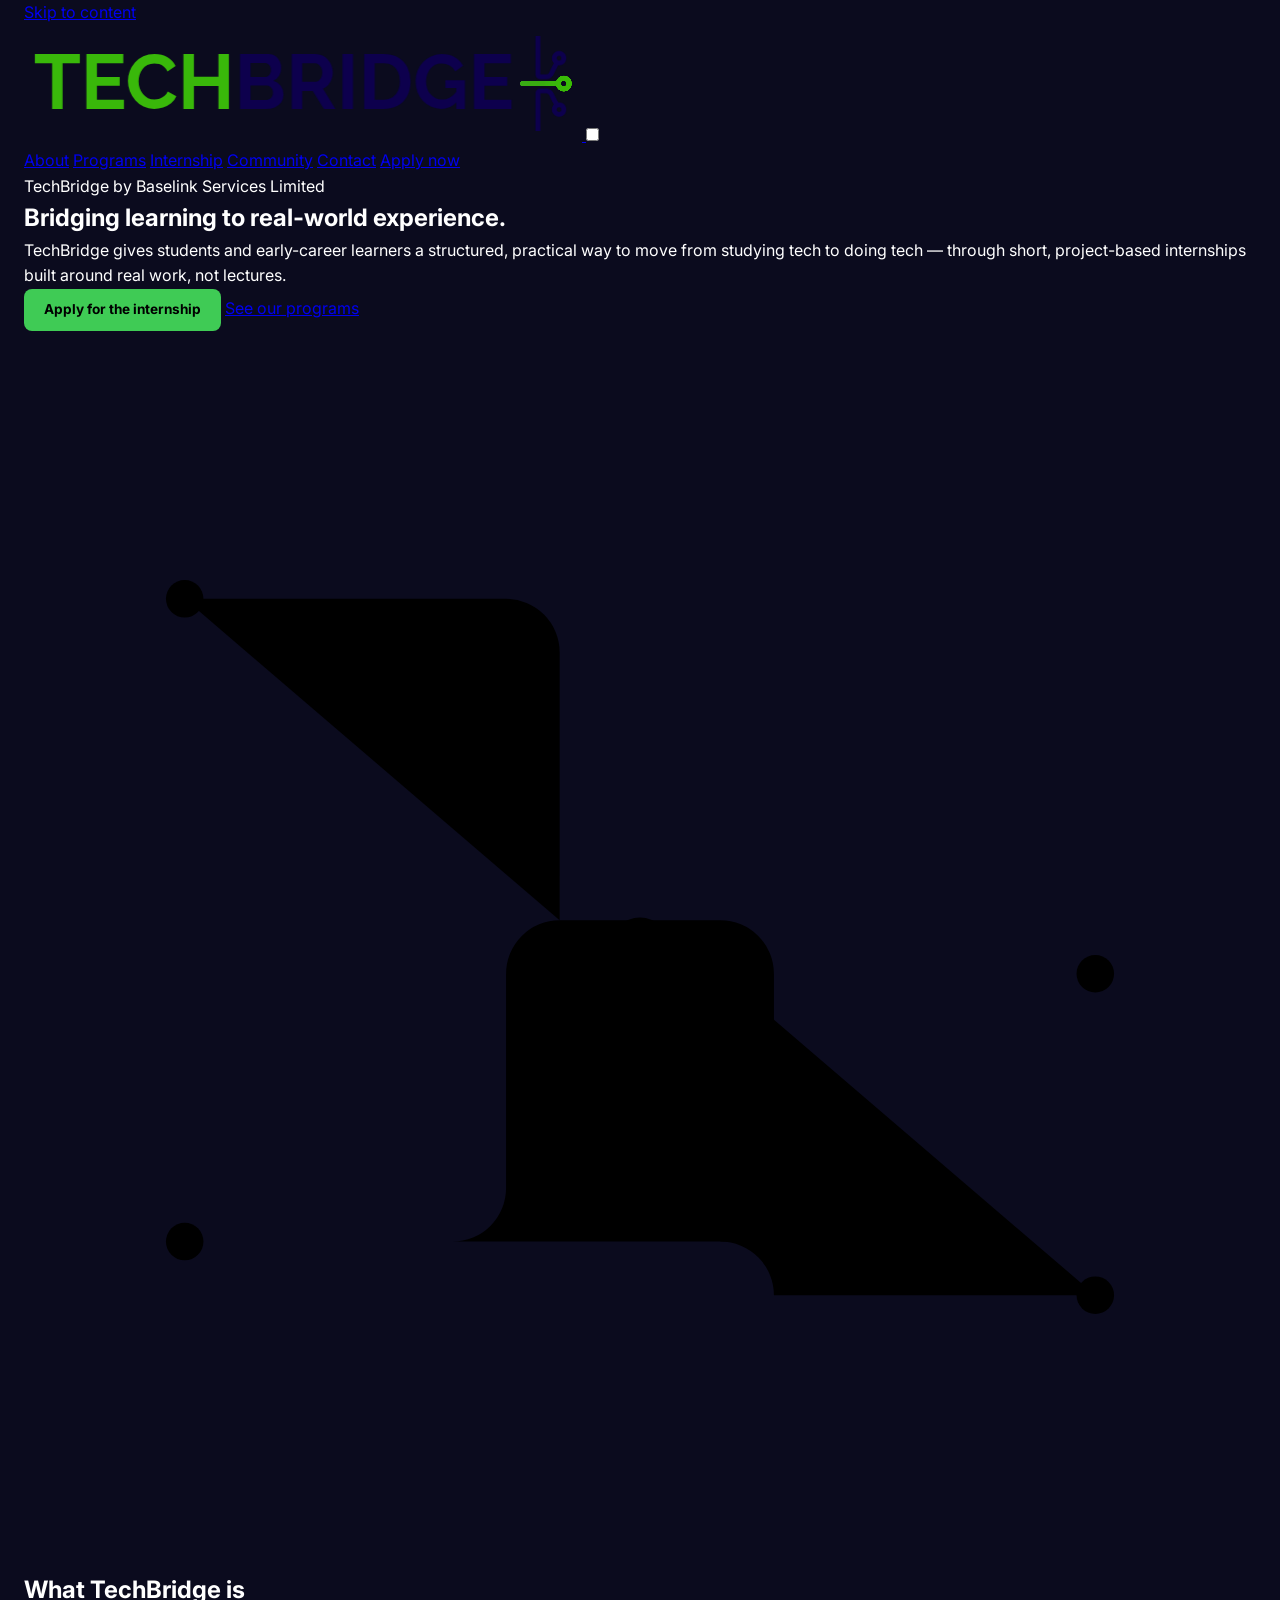
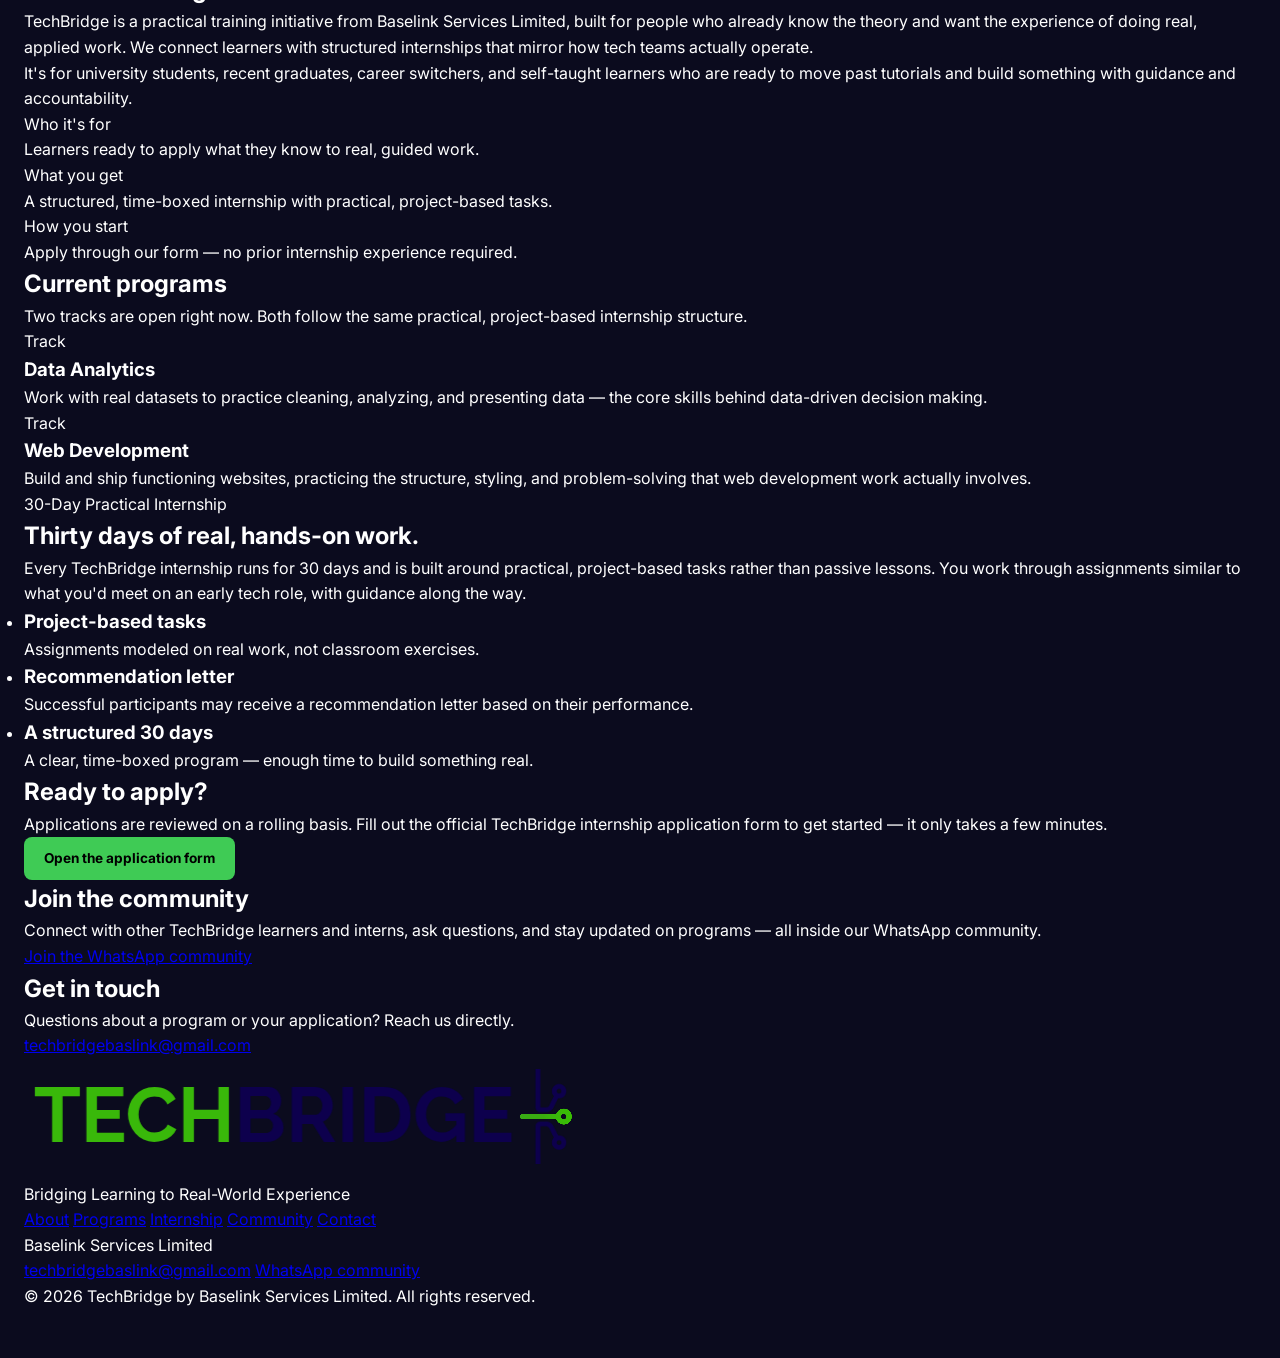
<file: index (2).html>
<!DOCTYPE html>
<html lang="en">
<head>
<meta charset="UTF-8">
<meta name="viewport" content="width=device-width, initial-scale=1.0">
<title>TechBridge — Bridging Learning to Real-World Experience</title>
<meta name="description" content="TechBridge by Baselink Services Limited runs practical, project-based internships in Data Analytics and Web Development.">
<link rel="icon" href="images/techbridge-logo.png">
<link rel="preconnect" href="https://fonts.googleapis.com">
<link rel="preconnect" href="https://fonts.gstatic.com" crossorigin>
<link href="https://fonts.googleapis.com/css2?family=Space+Grotesk:wght@500;600;700&family=Inter:wght@400;500;600;700&display=swap" rel="stylesheet">
<link rel="stylesheet" href="style.css">
</head>
<body>

<a class="skip-link" href="#main">Skip to content</a>

<header class="site-header">
  <div class="wrap header-inner">
    <a href="#top" class="brand">
      <img src="./techbridge-logo-cropped.png"  alt="TechBridge logo" class="brand-mark">
    </a>

    <input type="checkbox" id="nav-toggle" class="nav-toggle-input">
    <label for="nav-toggle" class="nav-toggle" aria-label="Open menu">
      <span></span><span></span><span></span>
    </label>

    <nav class="site-nav" aria-label="Primary">
      <a href="#about">About</a>
      <a href="#programs">Programs</a>
      <a href="#internship">Internship</a>
      <a href="#community">Community</a>
      <a href="#contact">Contact</a>
      <a href="https://forms.gle/8EbdSy5ttGfLZfjv5?utm_source=chatgpt.com" class="nav-cta" target="_blank" rel="noopener">Apply now</a>
    </nav>
  </div>
</header>

<main id="main">

  <!-- HERO -->
  <section class="hero" id="top">
    <div class="wrap hero-inner">
      <div class="hero-copy">
        <p class="eyebrow">TechBridge by Baselink Services Limited</p>
        <h1>Bridging learning to real&#8209;world experience.</h1>
        <p class="hero-lede">TechBridge gives students and early-career learners a structured, practical way to move from studying tech to doing tech — through short, project-based internships built around real work, not lectures.</p>
        <div class="hero-actions">
          <a href="https://forms.gle/8EbdSy5ttGfLZfjv5?utm_source=chatgpt.com" class="btn btn-primary" target="_blank" rel="noopener">Apply for the internship</a>
          <a href="#programs" class="btn btn-ghost">See our programs</a>
        </div>
      </div>

      <div class="hero-art" aria-hidden="true">
        <svg viewBox="0 0 460 460" class="circuit-svg">
          <path class="trace" d="M60 100 H180 A20 20 0 0 1 200 120 V220" />
          <path class="trace" d="M400 360 H280 A20 20 0 0 0 260 340 V240" />
          <path class="trace trace-b" d="M60 340 H160 A20 20 0 0 0 180 320 V240 A20 20 0 0 1 200 220 H260 A20 20 0 0 1 280 240 V320 A20 20 0 0 0 300 340 H400" />
          <circle class="node" cx="60" cy="100" r="7" />
          <circle class="node" cx="400" cy="360" r="7" />
          <circle class="node node-accent" cx="230" cy="230" r="11" />
          <circle class="node" cx="60" cy="340" r="7" />
          <circle class="node" cx="400" cy="240" r="7" />
        </svg>
      </div>
    </div>
  </section>

  <!-- ABOUT -->
  <section class="section" id="about">
    <div class="wrap about-grid">
      <div class="about-text">
        <h2>What TechBridge is</h2>
        <p>TechBridge is a practical training initiative from Baselink Services Limited, built for people who already know the theory and want the experience of doing real, applied work. We connect learners with structured internships that mirror how tech teams actually operate.</p>
        <p>It's for university students, recent graduates, career switchers, and self-taught learners who are ready to move past tutorials and build something with guidance and accountability.</p>
      </div>
      <dl class="about-points">
        <div>
          <dt>Who it's for</dt>
          <dd>Learners ready to apply what they know to real, guided work.</dd>
        </div>
        <div>
          <dt>What you get</dt>
          <dd>A structured, time-boxed internship with practical, project-based tasks.</dd>
        </div>
        <div>
          <dt>How you start</dt>
          <dd>Apply through our form — no prior internship experience required.</dd>
        </div>
      </dl>
    </div>
  </section>

  <!-- PROGRAMS -->
  <section class="section section-alt" id="programs">
    <div class="wrap">
      <h2>Current programs</h2>
      <p class="section-lede">Two tracks are open right now. Both follow the same practical, project-based internship structure.</p>

      <div class="program-grid">
        <article class="program-card">
          <span class="program-index">Track</span>
          <h3>Data Analytics</h3>
          <p>Work with real datasets to practice cleaning, analyzing, and presenting data — the core skills behind data-driven decision making.</p>
        </article>

        <article class="program-card">
          <span class="program-index">Track</span>
          <h3>Web Development</h3>
          <p>Build and ship functioning websites, practicing the structure, styling, and problem-solving that web development work actually involves.</p>
        </article>
      </div>
    </div>
  </section>

  <!-- INTERNSHIP -->
  <section class="section" id="internship">
    <div class="wrap internship-grid">
      <div class="internship-copy">
        <p class="eyebrow">30-Day Practical Internship</p>
        <h2>Thirty days of real, hands-on work.</h2>
        <p>Every TechBridge internship runs for 30 days and is built around practical, project-based tasks rather than passive lessons. You work through assignments similar to what you'd meet on an early tech role, with guidance along the way.</p>
      </div>
      <ul class="benefit-list">
        <li>
          <h3>Project-based tasks</h3>
          <p>Assignments modeled on real work, not classroom exercises.</p>
        </li>
        <li>
          <h3>Recommendation letter</h3>
          <p>Successful participants may receive a recommendation letter based on their performance.</p>
        </li>
        <li>
          <h3>A structured 30 days</h3>
          <p>A clear, time-boxed program — enough time to build something real.</p>
        </li>
      </ul>
    </div>
  </section>

  <!-- APPLICATION -->
  <section class="section section-invert" id="apply">
    <div class="wrap apply-inner">
      <h2>Ready to apply?</h2>
      <p>Applications are reviewed on a rolling basis. Fill out the official TechBridge internship application form to get started — it only takes a few minutes.</p>
      <a href="https://forms.gle/8EbdSy5ttGfLZfjv5?utm_source=chatgpt.com" class="btn btn-primary" target="_blank" rel="noopener">Open the application form</a>
    </div>
  </section>

  <!-- COMMUNITY -->
  <section class="section" id="community">
    <div class="wrap community-inner">
      <div>
        <h2>Join the community</h2>
        <p>Connect with other TechBridge learners and interns, ask questions, and stay updated on programs — all inside our WhatsApp community.</p>
      </div>
      <a href="https://chat.whatsapp.com/FqpBvYS4oaK32cXDxc8JIS?utm_source=chatgpt.com" class="btn btn-outline" target="_blank" rel="noopener">Join the WhatsApp community</a>
    </div>
  </section>

  <!-- CONTACT -->
  <section class="section section-alt" id="contact">
    <div class="wrap contact-inner">
      <h2>Get in touch</h2>
      <p>Questions about a program or your application? Reach us directly.</p>
      <a class="contact-email" href="mailto:techbridgebaslink@gmail.com">techbridgebaslink@gmail.com</a>
    </div>
  </section>

</main>

<footer class="site-footer">
  <div class="wrap footer-inner">
    <div class="footer-brand">
      <img src="./techbridge-logo-cropped.png" alt="TechBridge logo" class="footer-mark">
      <p>Bridging Learning to Real-World Experience</p>
    </div>

    <nav class="footer-nav" aria-label="Footer">
      <a href="#about">About</a>
      <a href="#programs">Programs</a>
      <a href="#internship">Internship</a>
      <a href="#community">Community</a>
      <a href="#contact">Contact</a>
    </nav>

    <div class="footer-contact">
      <p>Baselink Services Limited</p>
      <a href="mailto:techbridgebaslink@gmail.com">techbridgebaslink@gmail.com</a>
      <a href="https://chat.whatsapp.com/FqpBvYS4oaK32cXDxc8JIS?utm_source=chatgpt.com" target="_blank" rel="noopener">WhatsApp community</a>
    </div>
  </div>
  <p class="footer-copy">© 2026 TechBridge by Baselink Services Limited. All rights reserved.</p>
</footer>

</body>
</html>
</file>
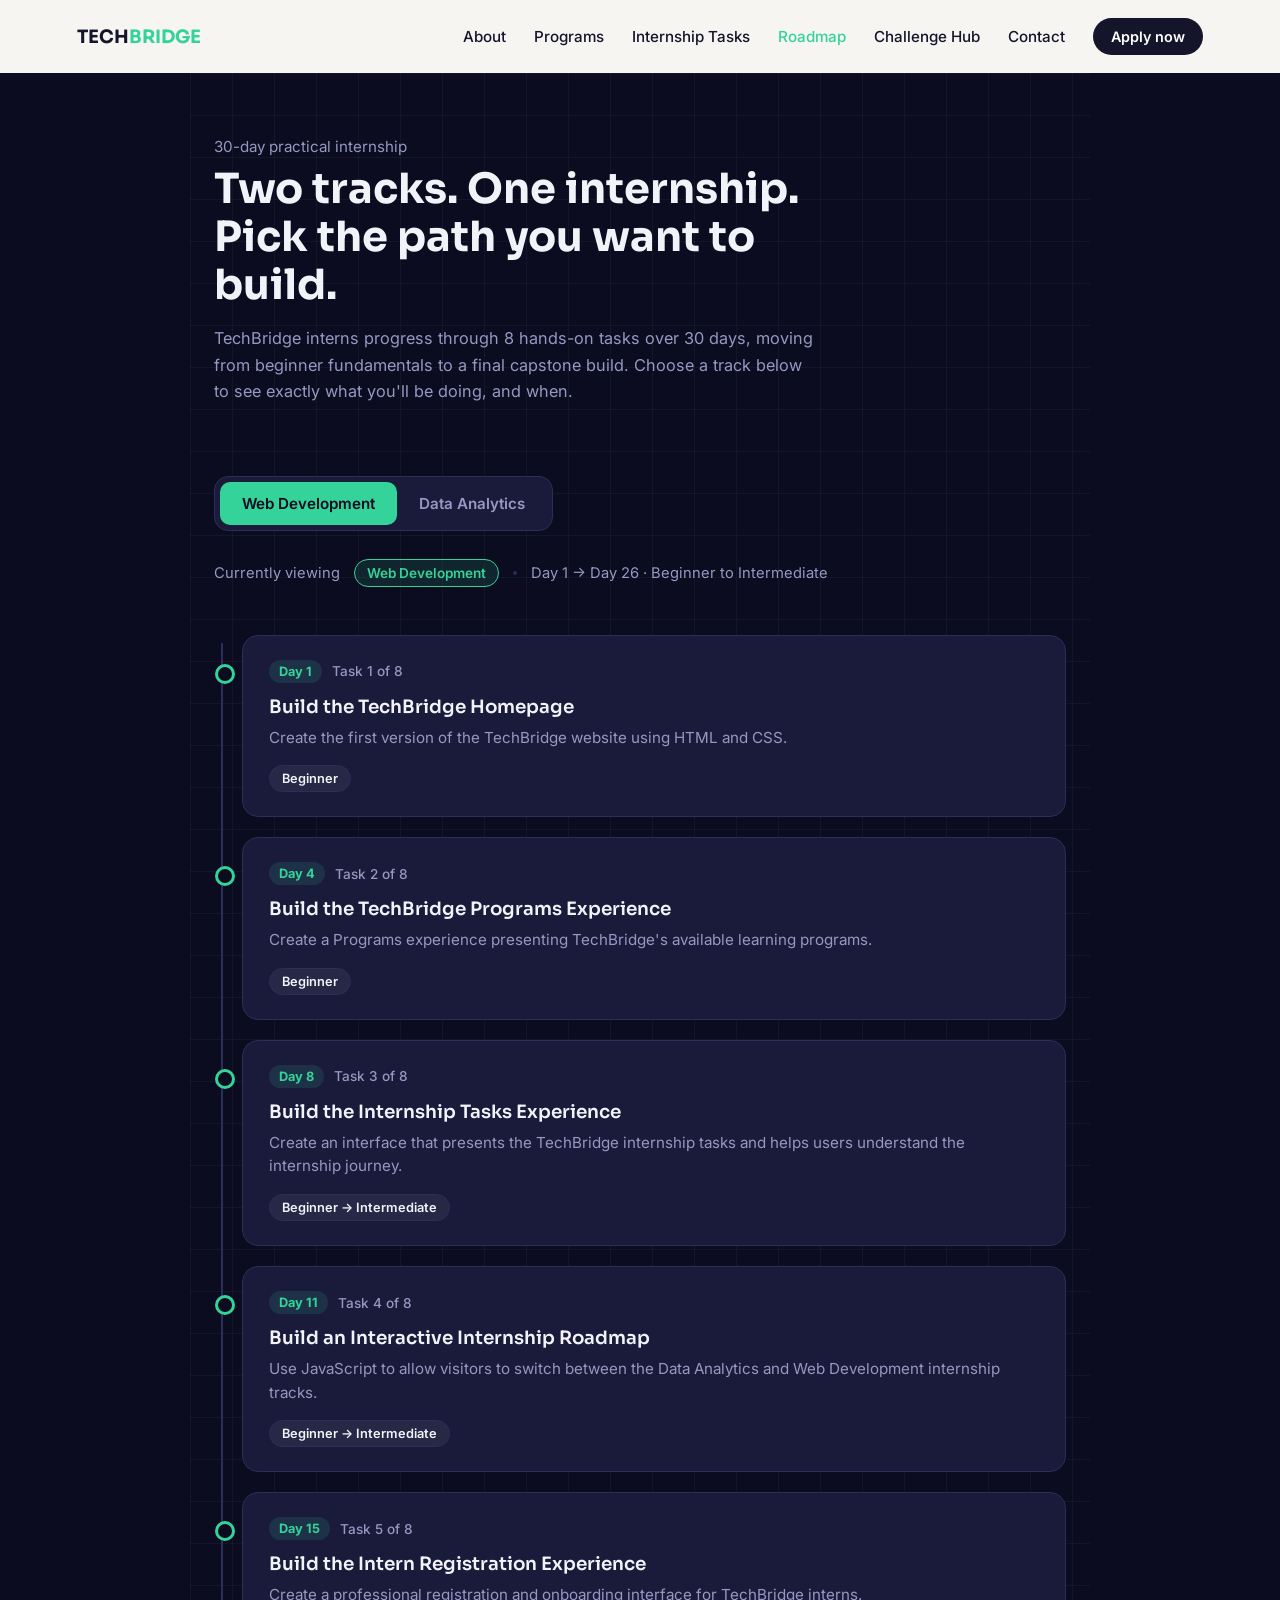
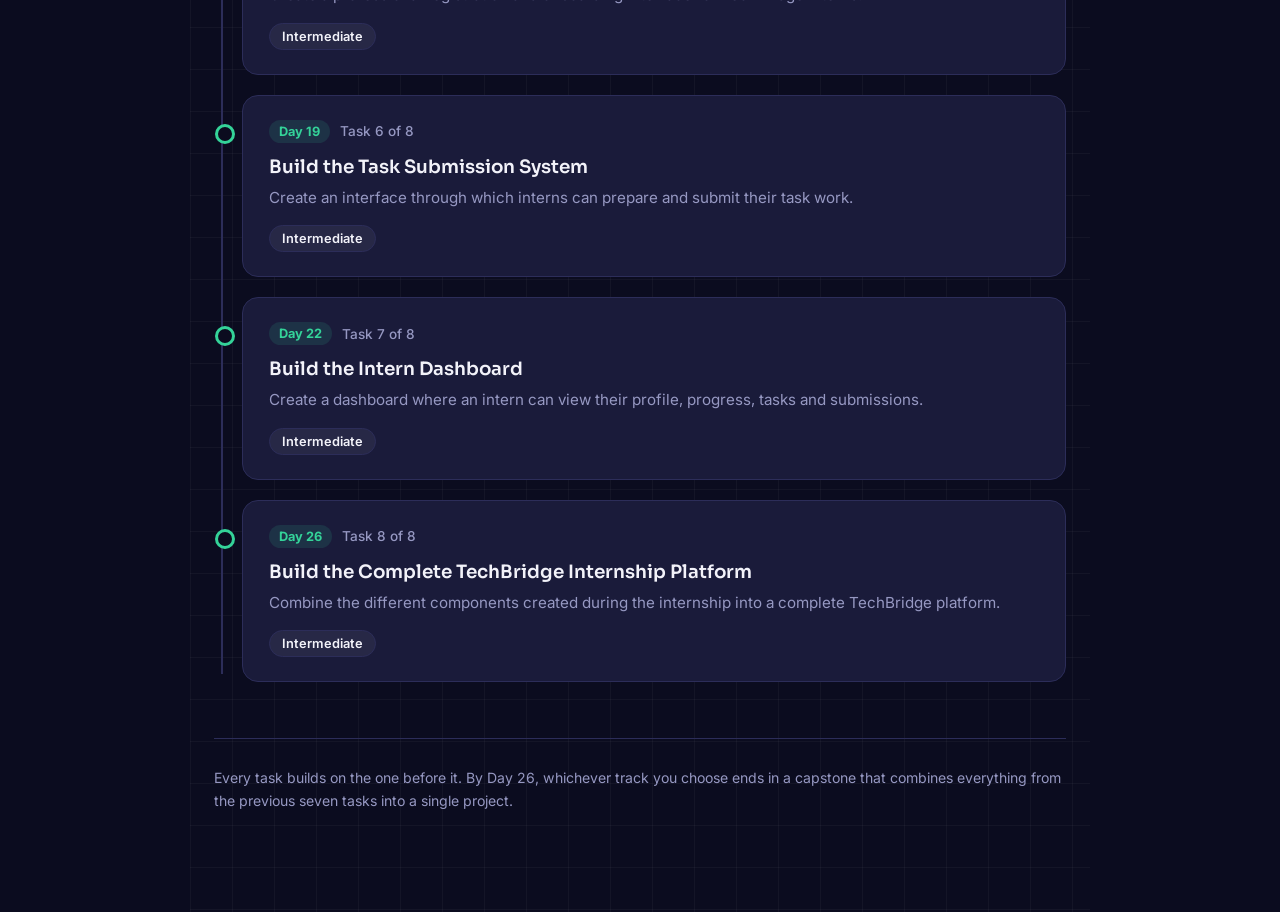
<file: roadmap.html>
<!DOCTYPE html>
<html lang="en">
<head>
<meta charset="UTF-8" />
<meta name="viewport" content="width=device-width, initial-scale=1.0" />
<title>Internship Roadmap — TechBridge</title>
<link rel="preconnect" href="https://fonts.googleapis.com">
<link href="https://fonts.googleapis.com/css2?family=Sora:wght@500;600;700;800&family=Inter:wght@400;500;600&display=swap" rel="stylesheet">
<style>
  :root{
    --bg: #0b0c1f;
    --grid-line: rgba(255,255,255,0.035);
    --surface: #1a1b3a;
    --surface-border: #2c2d59;
    --text: #f2f2f9;
    --text-muted: #9698c2;
    --web: #34d399;
    --web-soft: rgba(52,211,153,0.12);
    --data: #5b8cff;
    --data-soft: rgba(91,140,255,0.12);
    --accent: var(--web);
    --accent-soft: var(--web-soft);
  }

  *{ box-sizing: border-box; }

  body{
    margin:0;
    background: var(--bg);
    color: var(--text);
    font-family: 'Inter', sans-serif;
    -webkit-font-smoothing: antialiased;
  }

  h1,h2,h3{ font-family:'Sora', sans-serif; margin:0; }

  a{ color:inherit; }

  /* ---------- NAV ---------- */
  .site-nav{
    display:flex;
    align-items:center;
    justify-content:space-between;
    padding: 18px 6%;
    background:#f6f5f2;
    color:#14142b;
  }
  .logo{
    font-family:'Sora', sans-serif;
    font-weight:700;
    font-size:1.15rem;
  }
  .logo span{ color: var(--web); }
  .nav-links{
    display:flex;
    gap:28px;
    align-items:center;
    font-size:0.95rem;
    font-weight:500;
  }
  .nav-links a{ text-decoration:none; color:#14142b; }
  .nav-links a.current{ color: var(--web); }
  .nav-cta{
    background:#14142b;
    color:#fff !important;
    padding:10px 18px;
    border-radius:999px;
    font-weight:600;
    text-decoration:none;
    font-size:0.9rem;
  }

  /* ---------- HERO / INTRO ---------- */
  .wrap{
    max-width: 900px;
    margin: 0 auto;
    padding: 64px 24px 100px;
    background-image:
      linear-gradient(var(--grid-line) 1px, transparent 1px),
      linear-gradient(90deg, var(--grid-line) 1px, transparent 1px);
    background-size: 42px 42px;
  }

  .intro{ margin-bottom: 40px; }
  .intro .kicker{
    color: var(--text-muted);
    font-size:0.95rem;
    margin-bottom:10px;
  }
  .intro h1{
    font-size: clamp(1.9rem, 4vw, 2.6rem);
    line-height:1.15;
    font-weight:700;
    max-width: 20ch;
  }
  .intro p{
    color: var(--text-muted);
    font-size:1.02rem;
    line-height:1.6;
    max-width: 60ch;
    margin-top:16px;
  }

  /* ---------- TRACK SWITCH ---------- */
  .track-switch{
    display:inline-flex;
    background: var(--surface);
    border: 1px solid var(--surface-border);
    border-radius: 14px;
    padding: 5px;
    margin: 32px 0 8px;
  }
  .track-btn{
    border:none;
    background:transparent;
    color: var(--text-muted);
    font-family:'Inter', sans-serif;
    font-weight:600;
    font-size:0.95rem;
    padding: 12px 22px;
    border-radius: 10px;
    cursor:pointer;
    transition: background .2s ease, color .2s ease;
  }
  .track-btn:hover{ color: var(--text); }
  .track-btn.active{
    background: var(--accent);
    color: #0b0c1f;
  }

  .viewing-row{
    display:flex;
    align-items:center;
    gap:14px;
    flex-wrap:wrap;
    margin: 20px 0 48px;
    color: var(--text-muted);
    font-size:0.92rem;
  }
  .viewing-row .badge{
    background: var(--accent-soft);
    color: var(--accent);
    border: 1px solid var(--accent);
    padding: 5px 12px;
    border-radius: 999px;
    font-weight:600;
    font-size:0.85rem;
  }
  .viewing-row .dot-sep{
    width:4px; height:4px; border-radius:50%;
    background: var(--surface-border);
  }

  /* ---------- TIMELINE ---------- */
  .timeline{
    position:relative;
    padding-left: 28px;
  }
  .timeline::before{
    content:"";
    position:absolute;
    left: 7px;
    top: 8px;
    bottom: 8px;
    width: 2px;
    background: var(--surface-border);
  }

  .task-card{
    position:relative;
    background: var(--surface);
    border: 1px solid var(--surface-border);
    border-radius: 16px;
    padding: 24px 26px;
    margin-bottom: 20px;
    animation: rise .35s ease both;
  }
  .task-card::before{
    content:"";
    position:absolute;
    left: -28px;
    top: 28px;
    width: 14px;
    height: 14px;
    border-radius: 50%;
    background: var(--bg);
    border: 3px solid var(--accent);
  }

  @keyframes rise{
    from{ opacity:0; transform: translateY(8px); }
    to{ opacity:1; transform: translateY(0); }
  }

  .task-meta{
    display:flex;
    gap:10px;
    align-items:center;
    margin-bottom:12px;
    flex-wrap:wrap;
  }
  .day-pill{
    background: var(--accent-soft);
    color: var(--accent);
    font-weight:700;
    font-size:0.8rem;
    padding: 4px 10px;
    border-radius: 999px;
  }
  .task-number{
    color: var(--text-muted);
    font-size:0.85rem;
    font-weight:500;
  }
  .task-card h3{
    font-size:1.15rem;
    font-weight:600;
    margin-bottom:8px;
  }
  .task-card p{
    color: var(--text-muted);
    font-size:0.95rem;
    line-height:1.55;
    margin:0 0 16px;
  }
  .difficulty{
    display:inline-block;
    font-size:0.8rem;
    font-weight:600;
    color: var(--text);
    background: rgba(255,255,255,0.06);
    border: 1px solid var(--surface-border);
    padding: 5px 12px;
    border-radius: 999px;
  }

  /* ---------- FOOTER NOTE ---------- */
  .foot-note{
    margin-top: 56px;
    padding-top: 28px;
    border-top: 1px solid var(--surface-border);
    color: var(--text-muted);
    font-size:0.88rem;
    line-height:1.6;
  }

  @media (max-width: 600px){
    .site-nav{ flex-direction:column; gap:14px; padding:16px 6%; }
    .nav-links{ flex-wrap:wrap; justify-content:center; gap:16px 20px; }
    .track-switch{ display:flex; width:100%; }
    .track-btn{ flex:1; }
    .wrap{ padding: 40px 18px 70px; }
  }
</style>
</head>
<body>

<nav class="site-nav" aria-label="Primary">
  <div class="logo">TECH<span>BRIDGE</span></div>
  <div class="nav-links">
    <a href="index.html#about">About</a>
    <a href="programs.html">Programs</a>
    <a href="internship.html">Internship Tasks</a>
    <a href="roadmap.html" class="current">Roadmap</a>
    <a href="challenges.html">Challenge Hub</a>
    <a href="index.html#contact">Contact</a>
    <a href="https://forms.gle/8EbdSy5ttGfLZfjv5" class="nav-cta" target="_blank" rel="noopener">Apply now</a>
  </div>
</nav>

<div class="wrap">

  <div class="intro">
    <div class="kicker">30-day practical internship</div>
    <h1>Two tracks. One internship. Pick the path you want to build.</h1>
    <p>TechBridge interns progress through 8 hands-on tasks over 30 days, moving from beginner fundamentals to a final capstone build. Choose a track below to see exactly what you'll be doing, and when.</p>
  </div>

  <div class="track-switch" role="tablist" aria-label="Choose internship track">
    <button class="track-btn active" id="btn-web" role="tab" aria-selected="true">Web Development</button>
    <button class="track-btn" id="btn-data" role="tab" aria-selected="false">Data Analytics</button>
  </div>

  <div class="viewing-row">
    <span>Currently viewing</span>
    <span class="badge" id="viewing-badge">Web Development</span>
    <span class="dot-sep"></span>
    <span id="track-summary">Day 1 → Day 26 · Beginner to Intermediate</span>
  </div>

  <div class="timeline" id="timeline"></div>

  <div class="foot-note">
    Every task builds on the one before it. By Day 26, whichever track you choose ends in a capstone that combines everything from the previous seven tasks into a single project.
  </div>

</div>

<script>
  // ---- Data: each task is an object, grouped into two arrays (one per track) ----
  const tracks = {
    web: {
      label: "Web Development",
      accentVar: "--web",
      accentSoftVar: "--web-soft",
      tasks: [
        { number: 1, title: "Build the TechBridge Homepage", day: 1, description: "Create the first version of the TechBridge website using HTML and CSS.", difficulty: "Beginner" },
        { number: 2, title: "Build the TechBridge Programs Experience", day: 4, description: "Create a Programs experience presenting TechBridge's available learning programs.", difficulty: "Beginner" },
        { number: 3, title: "Build the Internship Tasks Experience", day: 8, description: "Create an interface that presents the TechBridge internship tasks and helps users understand the internship journey.", difficulty: "Beginner → Intermediate" },
        { number: 4, title: "Build an Interactive Internship Roadmap", day: 11, description: "Use JavaScript to allow visitors to switch between the Data Analytics and Web Development internship tracks.", difficulty: "Beginner → Intermediate" },
        { number: 5, title: "Build the Intern Registration Experience", day: 15, description: "Create a professional registration and onboarding interface for TechBridge interns.", difficulty: "Intermediate" },
        { number: 6, title: "Build the Task Submission System", day: 19, description: "Create an interface through which interns can prepare and submit their task work.", difficulty: "Intermediate" },
        { number: 7, title: "Build the Intern Dashboard", day: 22, description: "Create a dashboard where an intern can view their profile, progress, tasks and submissions.", difficulty: "Intermediate" },
        { number: 8, title: "Build the Complete TechBridge Internship Platform", day: 26, description: "Combine the different components created during the internship into a complete TechBridge platform.", difficulty: "Intermediate" }
      ]
    },
    data: {
      label: "Data Analytics",
      accentVar: "--data",
      accentSoftVar: "--data-soft",
      tasks: [
        { number: 1, title: "Data Cleaning Basics", day: 1, description: "Clean a messy dataset using Google Sheets or Excel. Identify and fix duplicate rows, blank cells, inconsistent formatting, and incorrect data types.", difficulty: "Beginner" },
        { number: 2, title: "Formulas & Pivot Tables", day: 4, description: "Use spreadsheet formulas and Pivot Tables to answer questions and extract useful insights from a dataset.", difficulty: "Beginner" },
        { number: 3, title: "Data Visualization", day: 8, description: "Create charts and a simple dashboard that communicate useful insights from a dataset.", difficulty: "Beginner → Intermediate" },
        { number: 4, title: "Introduction to SQL", day: 11, description: "Practice basic SQL queries and use them to answer real-world questions about data.", difficulty: "Beginner → Intermediate" },
        { number: 5, title: "SQL Joins & Aggregations", day: 15, description: "Use JOIN, GROUP BY and aggregate functions such as COUNT, SUM and AVG to analyze information across multiple tables.", difficulty: "Intermediate" },
        { number: 6, title: "Lookup Functions & Data Wrangling", day: 19, description: "Use VLOOKUP or XLOOKUP to combine related datasets and handle data mismatches.", difficulty: "Intermediate" },
        { number: 7, title: "Mini Analysis Project", day: 22, description: "Complete a small end-to-end analysis involving data cleaning, formulas, Pivot Tables, charts and recommendations.", difficulty: "Intermediate" },
        { number: 8, title: "Capstone Project", day: 26, description: "Complete a larger project combining spreadsheet analysis and SQL using at least two related tables.", difficulty: "Intermediate" }
      ]
    }
  };

  // ---- State: which track is currently selected ----
  let currentTrack = "web";

  // ---- DOM references ----
  const timelineEl = document.getElementById("timeline");
  const viewingBadge = document.getElementById("viewing-badge");
  const trackSummary = document.getElementById("track-summary");
  const btnWeb = document.getElementById("btn-web");
  const btnData = document.getElementById("btn-data");

  // ---- Function: render the 8 task cards for a given track key ----
  function renderTrack(trackKey) {
    currentTrack = trackKey;
    const track = tracks[trackKey];

    // Swap the accent color used throughout the page (pills, dots, badge)
    document.documentElement.style.setProperty("--accent", `var(${track.accentVar})`);
    document.documentElement.style.setProperty("--accent-soft", `var(${track.accentSoftVar})`);

    // Update "Currently viewing" indicator
    viewingBadge.textContent = track.label;
    trackSummary.textContent = "Day 1 → Day 26 · Beginner to Intermediate";

    // Update active button styling
    btnWeb.classList.toggle("active", trackKey === "web");
    btnData.classList.toggle("active", trackKey === "data");
    btnWeb.setAttribute("aria-selected", trackKey === "web");
    btnData.setAttribute("aria-selected", trackKey === "data");

    // Clear and rebuild the timeline
    timelineEl.innerHTML = "";
    track.tasks.forEach(task => {
      const card = document.createElement("div");
      card.className = "task-card";
      card.innerHTML = `
        <div class="task-meta">
          <span class="day-pill">Day ${task.day}</span>
          <span class="task-number">Task ${task.number} of 8</span>
        </div>
        <h3>${task.title}</h3>
        <p>${task.description}</p>
        <span class="difficulty">${task.difficulty}</span>
      `;
      timelineEl.appendChild(card);
    });
  }

  // ---- Event listeners: detect track selection ----
  btnWeb.addEventListener("click", () => {
    if (currentTrack !== "web") renderTrack("web");
  });
  btnData.addEventListener("click", () => {
    if (currentTrack !== "data") renderTrack("data");
  });

  // ---- Initial render ----
  renderTrack("web");
</script>

</body>
</html>
</file>
<file: style.css>
/* ==========================================================================
   TechBridge - Core Design System & Styling
   ========================================================================== */

/* --- Reset & Base Variables --- */
:root {
  --color-bg: #0b0b1e;
  --color-card-bg: #15143D;
  --color-card-border: #232258;
  --color-primary: #3FCB55;
  --color-primary-hover: #32a844;
  --color-text-main: #FFFFFF;
  --color-text-muted: #A0A5C0;
  --font-heading: 'Space Grotesk', system-ui, -apple-system, sans-serif;
  --font-body: 'Inter', system-ui, -apple-system, sans-serif;
  --radius-card: 16px;
  --radius-badge: 20px;
  --transition-fast: 0.2s ease;
}

* {
  box-sizing: border-box;
  margin: 0;
  padding: 0;
}

body {
  background-color: var(--color-bg);
  color: var(--color-text-main);
  font-family: var(--font-body);
  line-height: 1.6;
  min-height: 100vh;
  padding: 0 1.5rem 3rem;
}

/* --- Navigation Bar --- */
.main-header {
  display: flex;
  justify-content: space-between;
  align-items: center;
  max-width: 1100px;
  margin: 0 auto;
  padding: 1.5rem 0;
  border-bottom: 1px solid var(--color-card-border);
}

.logo img {
  height: 36px;
  width: auto;
}

.nav-links {
  display: flex;
  gap: 1.5rem;
}

.nav-links a {
  color: var(--color-text-muted);
  text-decoration: none;
  font-weight: 500;
  font-size: 0.95rem;
  transition: color var(--transition-fast);
}

.nav-links a:hover,
.nav-links a.active {
  color: var(--color-primary);
}

/* --- Hero Banner Section --- */
.dashboard-hero {
  max-width: 1100px;
  margin: 2.5rem auto 2rem;
}

.hero-tag {
  color: var(--color-primary);
  font-family: var(--font-heading);
  font-size: 0.85rem;
  font-weight: 700;
  letter-spacing: 1.5px;
  margin-bottom: 0.5rem;
}

.hero-title {
  font-family: var(--font-heading);
  font-size: 3rem;
  font-weight: 700;
  line-height: 1.1;
}

.hero-subtitle {
  color: var(--color-text-muted);
  font-size: 2rem;
}

/* Progress Bar */
.progress-container {
  margin-top: 1.5rem;
  background-color: var(--color-card-bg);
  border-radius: 10px;
  height: 12px;
  position: relative;
  overflow: hidden;
  max-width: 600px;
}

.progress-bar {
  background: linear-gradient(90deg, var(--color-primary), #82f094);
  height: 100%;
  border-radius: 10px;
  transition: width 0.4s ease;
}

.progress-text {
  display: block;
  margin-top: 0.5rem;
  font-size: 0.85rem;
  color: var(--color-text-muted);
}

/* --- Dashboard Grid Layout --- */
.dashboard-grid {
  display: grid;
  grid-template-columns: 2fr 1fr;
  gap: 1.5rem;
  max-width: 1100px;
  margin: 0 auto;
}

@media (max-width: 768px) {
  .dashboard-grid {
    grid-template-columns: 1fr;
  }
}

/* --- Card Styles --- */
.card {
  background-color: var(--color-card-bg);
  border: 1px solid var(--color-card-border);
  border-radius: var(--radius-card);
  padding: 1.75rem;
  margin-bottom: 1.5rem;
  transition: transform var(--transition-fast), border-color var(--transition-fast);
}

.card:hover {
  border-color: rgba(63, 203, 85, 0.4);
}

.card.completed {
  opacity: 0.75;
  border-color: var(--color-card-border);
}

.badge {
  display: inline-block;
  background-color: rgba(63, 203, 85, 0.15);
  color: var(--color-primary);
  font-size: 0.75rem;
  font-weight: 700;
  padding: 0.25rem 0.75rem;
  border-radius: var(--radius-badge);
  margin-bottom: 1rem;
  letter-spacing: 0.5px;
}

.task-header {
  display: flex;
  justify-content: space-between;
  align-items: center;
}

.card h2 {
  font-family: var(--font-heading);
  font-size: 1.35rem;
  margin-bottom: 0.5rem;
}

.tech-stack {
  color: var(--color-text-muted);
  font-size: 0.85rem;
  font-weight: 600;
  letter-spacing: 1px;
  margin-bottom: 1rem;
}

.meta-info {
  display: flex;
  gap: 1.25rem;
  font-size: 0.85rem;
  color: var(--color-text-muted);
  margin-bottom: 1.25rem;
}

/* --- Buttons --- */
.btn-primary, .btn-toggle {
  display: inline-block;
  background-color: var(--color-primary);
  color: #000000;
  font-weight: 700;
  font-size: 0.85rem;
  padding: 0.65rem 1.25rem;
  border: none;
  border-radius: 8px;
  cursor: pointer;
  text-decoration: none;
  transition: background-color var(--transition-fast);
}

.btn-primary:hover, .btn-toggle:hover {
  background-color: var(--color-primary-hover);
}

/* --- Stats Card (Sidebar) --- */
.stats-card h3 {
  font-family: var(--font-heading);
  font-size: 1.1rem;
  margin-bottom: 1rem;
  color: var(--color-text-muted);
  letter-spacing: 1px;
}

.stats-list {
  list-style: none;
}

.stats-list li {
  padding: 0.75rem 0;
  border-bottom: 1px solid var(--color-card-border);
  font-size: 0.95rem;
}

.stats-list li:last-child {
  border-bottom: none;
}
</file>
